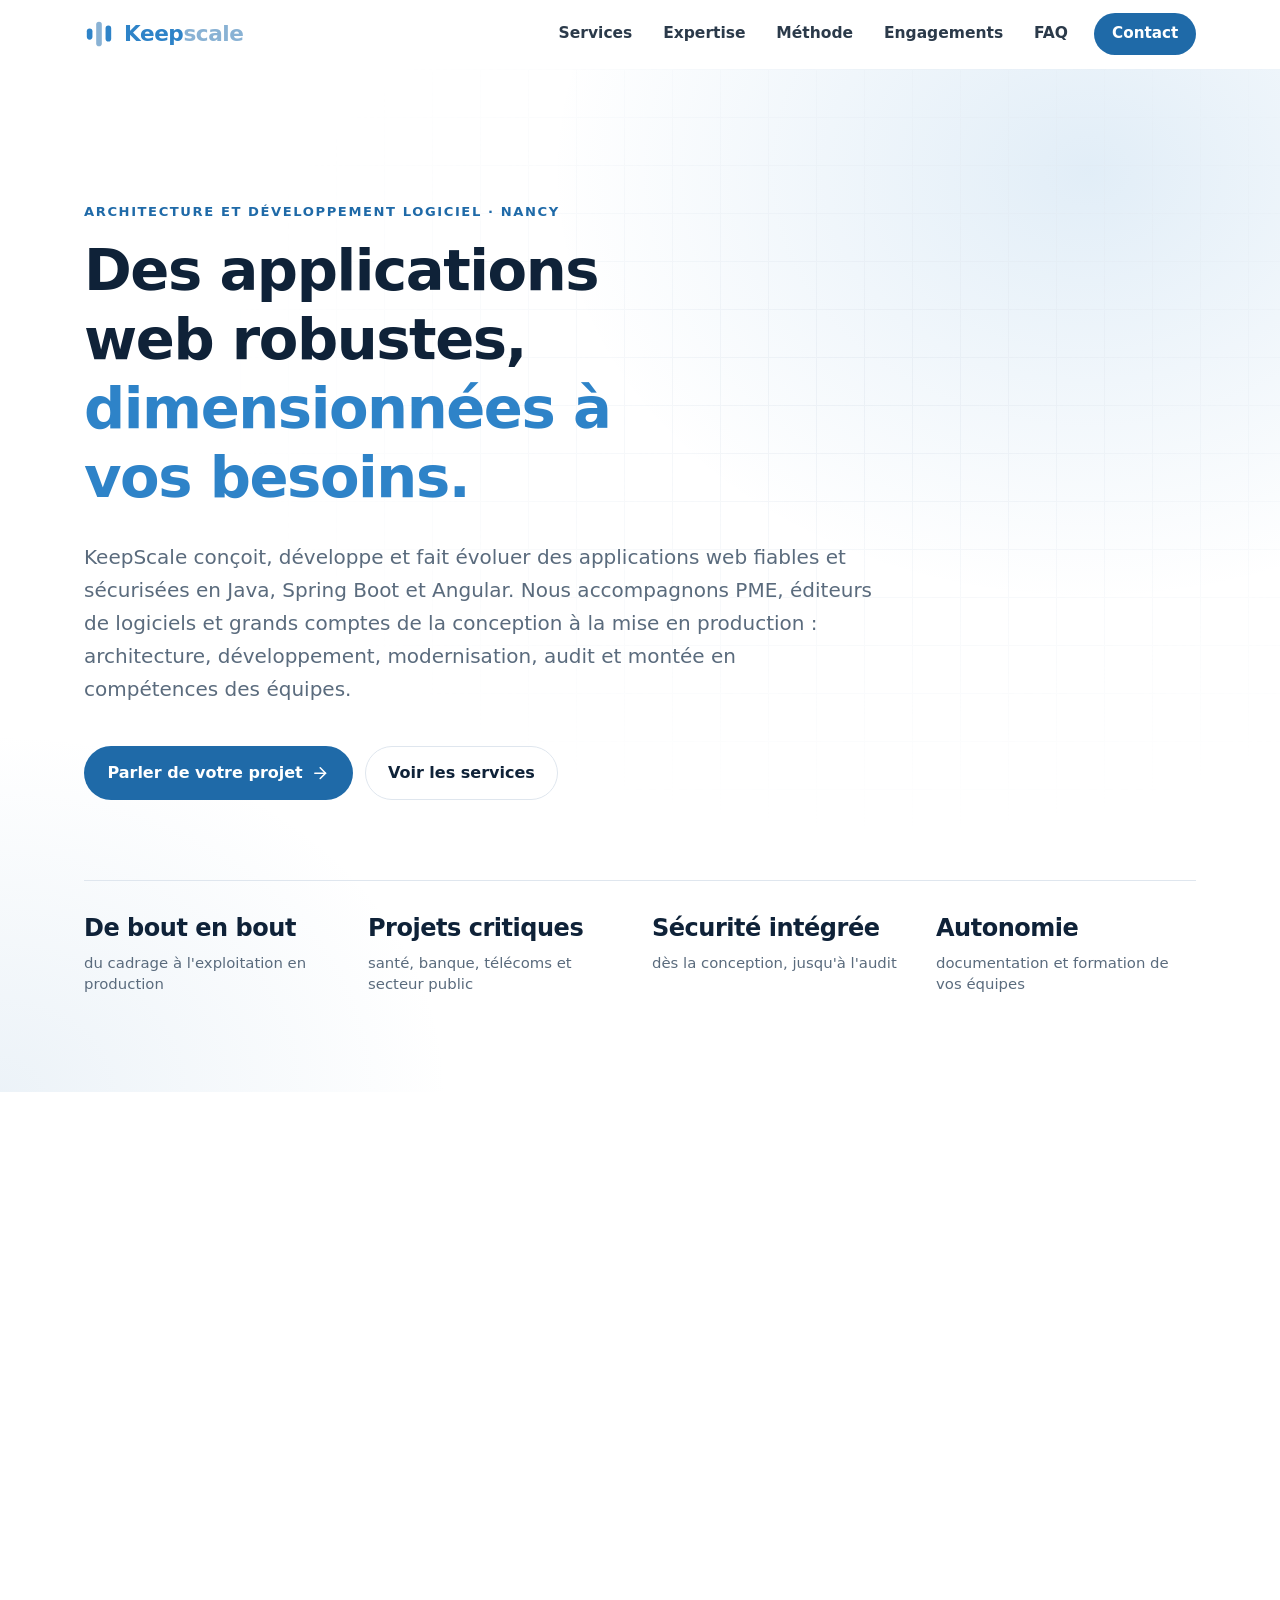
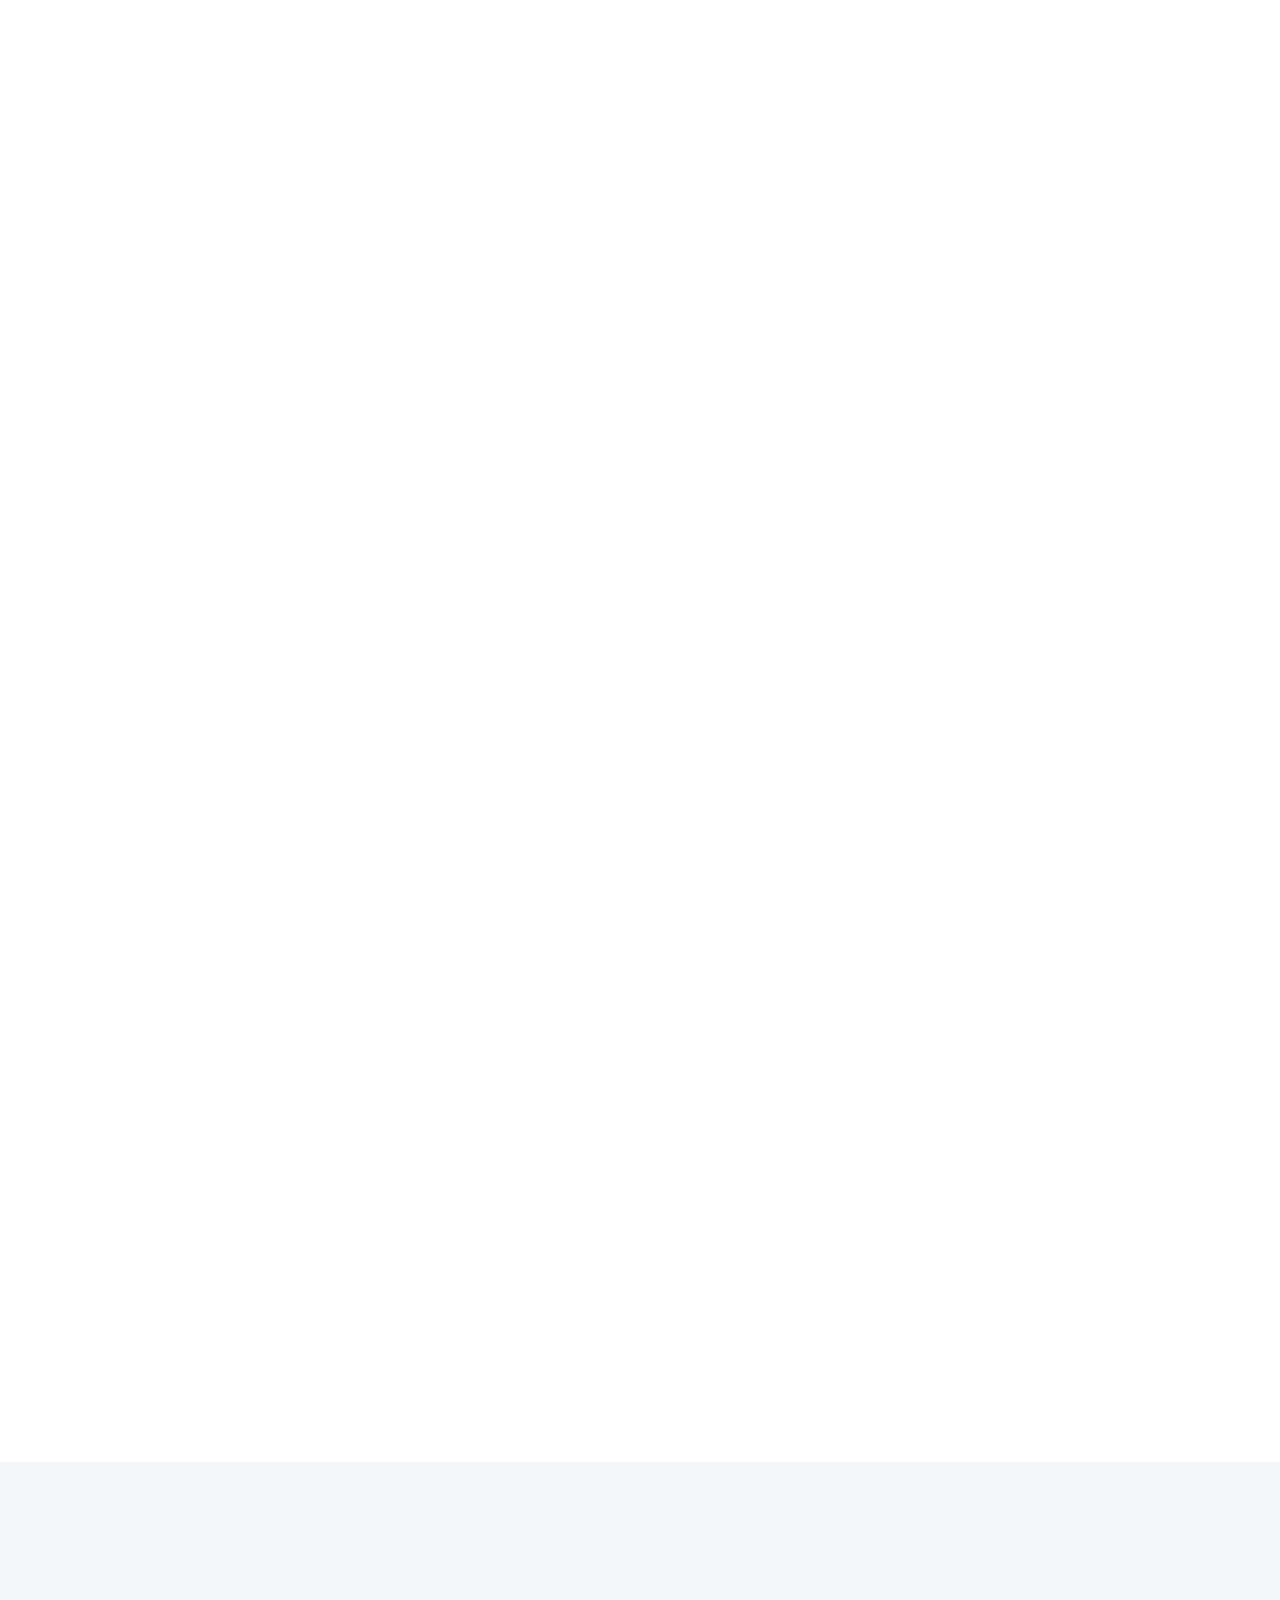
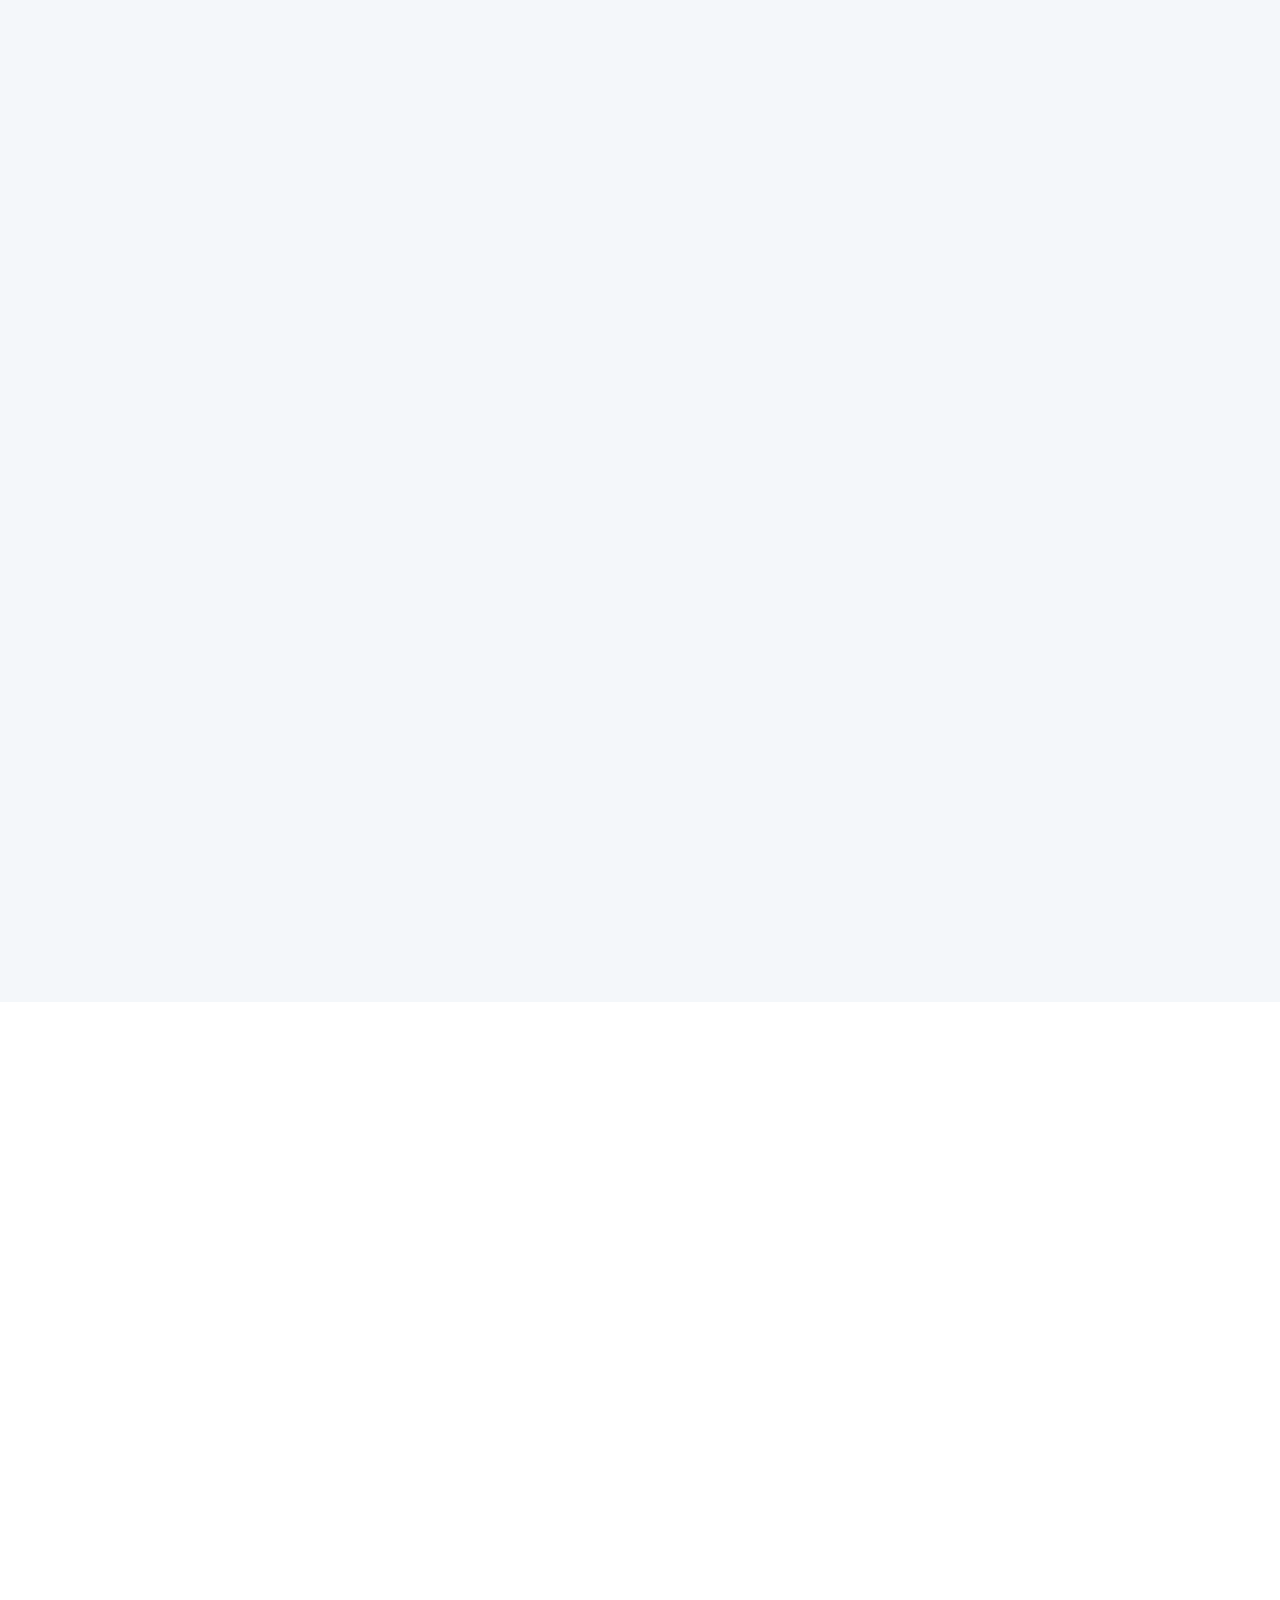
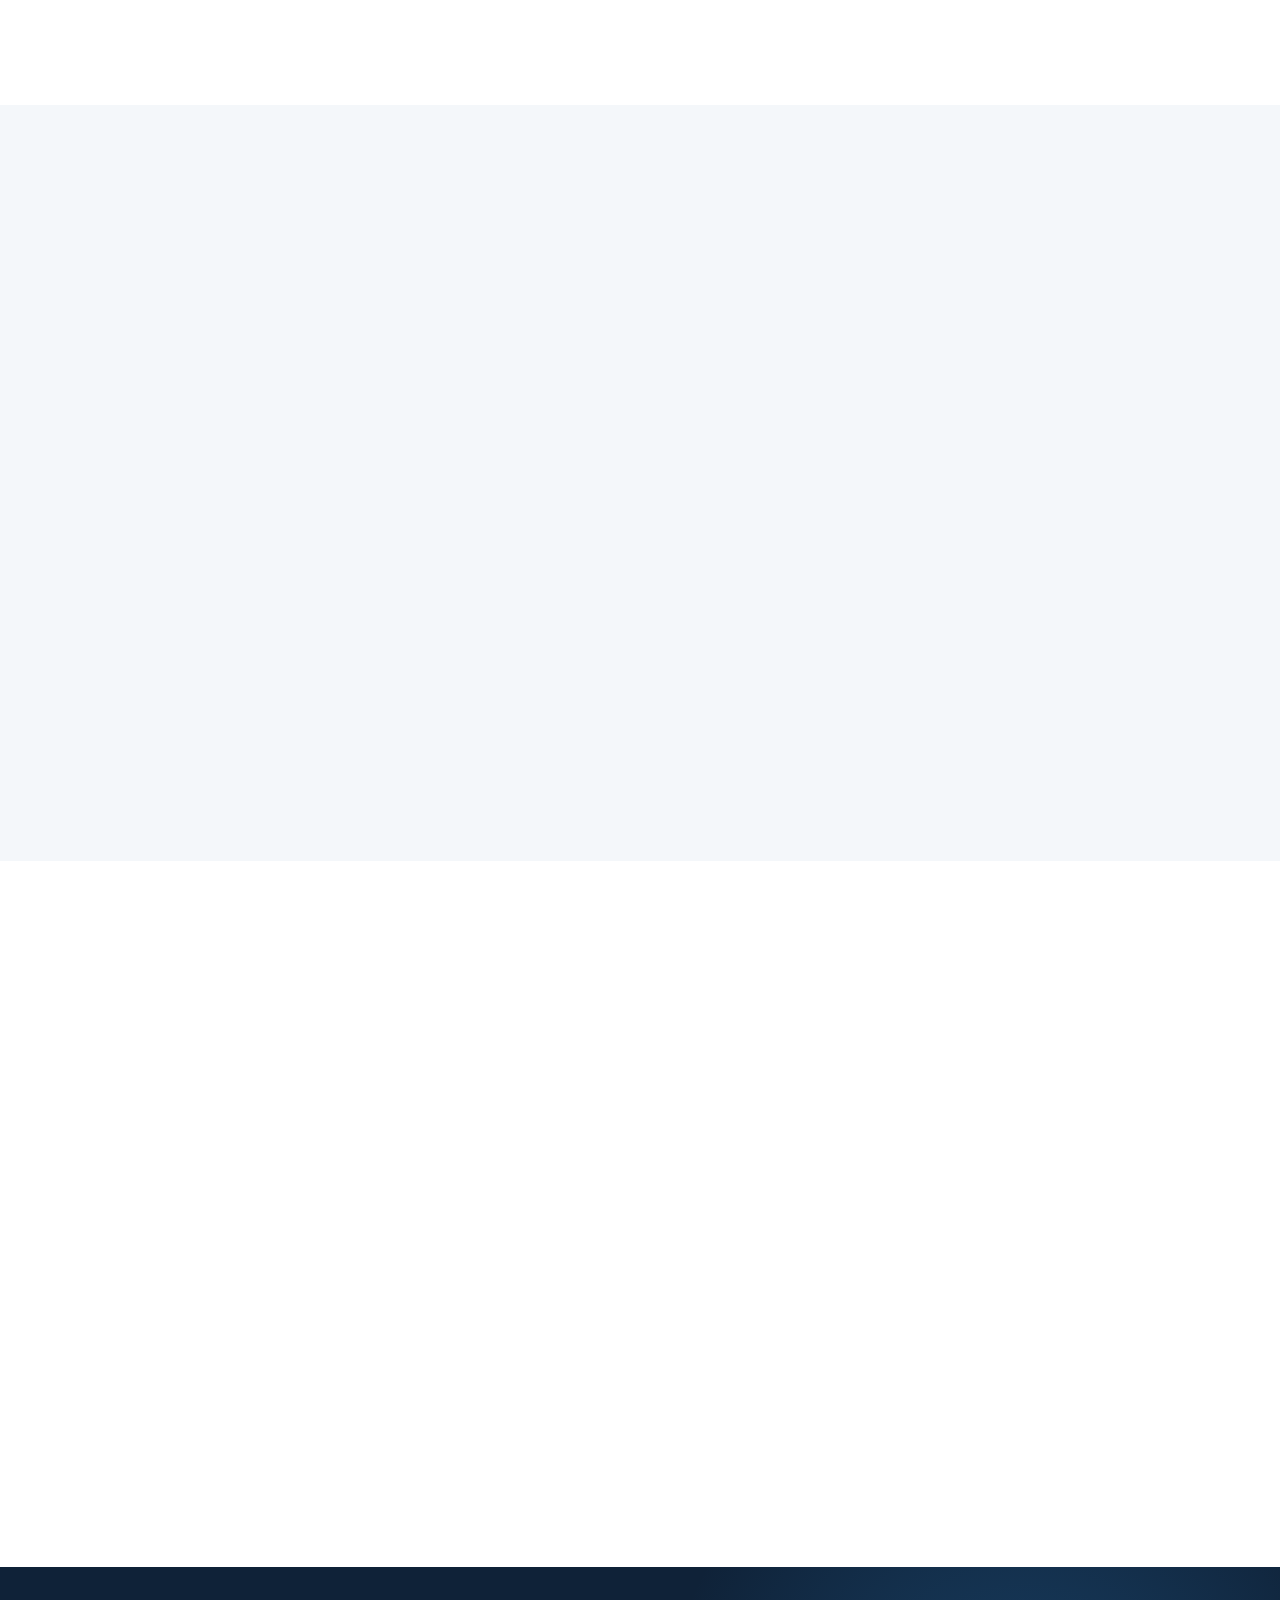
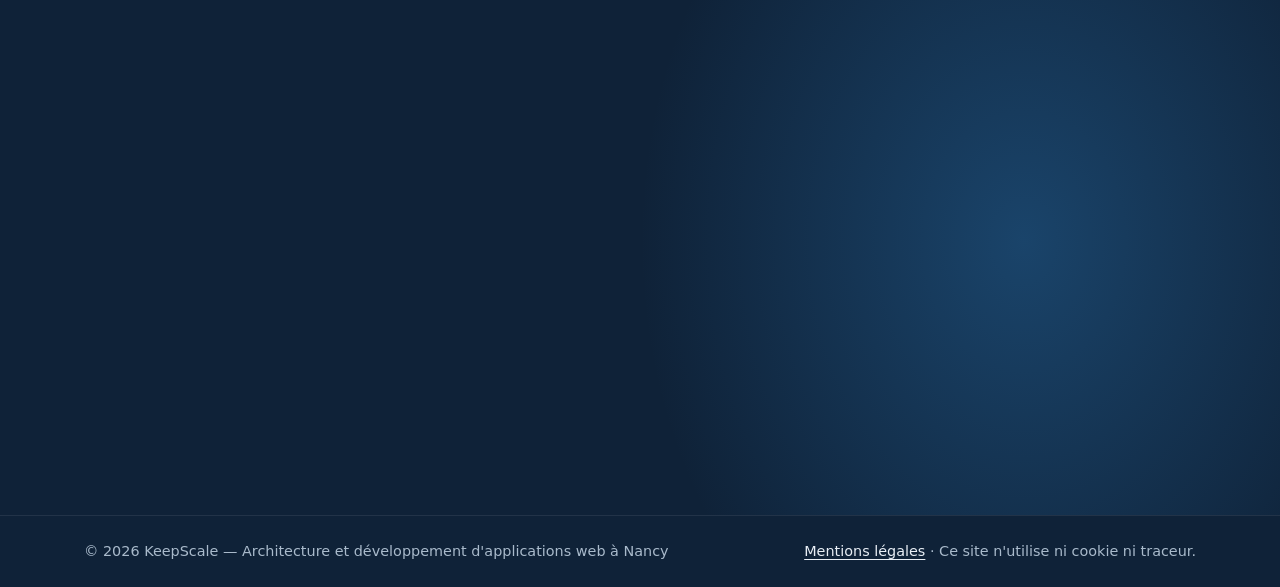
<file: index.html>
<!doctype html>
<html lang="fr">
<head>
	<meta charset="utf-8">
	<meta name="viewport" content="width=device-width, initial-scale=1">
	<title>Développement d'applications web à Nancy | KeepScale</title>
	<meta name="description" content="KeepScale, à Nancy : applications web sur mesure en Java, Spring Boot et Angular, modernisation, audit de performance et de sécurité, DevOps et formation.">
	<meta name="author" content="KeepScale">
	<meta name="robots" content="index, follow, max-image-preview:large">
	<link rel="canonical" href="https://www.keepscale.fr/">
	<meta name="theme-color" content="#0f2238">
	<meta name="referrer" content="strict-origin-when-cross-origin">
	<meta http-equiv="Content-Security-Policy" content="default-src 'self'; script-src 'self' 'sha256-Du+OJKJSbdUgz5nrHeWWINvez6XKDDU/tyj/5c2uvwo='; style-src 'self'; img-src 'self' data:; font-src 'self'; connect-src 'none'; form-action 'none'; base-uri 'self'; object-src 'none'">
	<script>document.documentElement.classList.add('js')</script>

	<!-- Partage sur les réseaux -->
	<meta property="og:type" content="website">
	<meta property="og:locale" content="fr_FR">
	<meta property="og:site_name" content="KeepScale">
	<meta property="og:url" content="https://www.keepscale.fr/">
	<meta property="og:title" content="KeepScale — Architecture et développement d'applications web à Nancy">
	<meta property="og:description" content="Applications web sur mesure, modernisation, audit de performance et de sécurité, DevOps, accompagnement d'équipes et formation.">
	<meta property="og:image" content="https://www.keepscale.fr/img/og-keepscale.png">
	<meta property="og:image:width" content="1200">
	<meta property="og:image:height" content="630">
	<meta property="og:image:alt" content="KeepScale — Architecture et développement d'applications web">
	<meta name="twitter:card" content="summary_large_image">

	<link rel="icon" href="/favicon.ico" sizes="32x32">
	<link rel="icon" href="/favicon.svg" type="image/svg+xml">
	<link rel="apple-touch-icon" href="/img/apple-touch-icon.png">
	<link rel="stylesheet" href="/assets/style.css">
	<script src="/assets/main.js" defer></script>

	<script type="application/ld+json">
	{
		"@context": "https://schema.org",
		"@graph": [
			{
				"@type": "ProfessionalService",
				"@id": "https://www.keepscale.fr/#organisation",
				"name": "KeepScale",
				"url": "https://www.keepscale.fr/",
				"logo": "https://www.keepscale.fr/img/keepscale-logo.png",
				"image": "https://www.keepscale.fr/img/og-keepscale.png",
				"description": "Architecture logicielle, développement d'applications web sur mesure (Java, Spring Boot, Angular), modernisation, audit de performance et de sécurité, DevOps et formation.",
				"email": "contact@keepscale.fr",
				"telephone": "+33683499705",
				"address": {
					"@type": "PostalAddress",
					"addressLocality": "Nancy",
					"postalCode": "54000",
					"addressRegion": "Grand Est",
					"addressCountry": "FR"
				},
				"areaServed": [
					{ "@type": "City", "name": "Nancy" },
					{ "@type": "AdministrativeArea", "name": "Grand Est" },
					{ "@type": "Country", "name": "France" }
				],
				"sameAs": ["https://github.com/keepscale"],
				"knowsAbout": ["Architecture logicielle", "Java", "Spring Boot", "Angular", "Microservices", "OpenID Connect", "DevOps", "PostgreSQL", "Haute disponibilité", "Audit de performance", "Sécurité applicative"],
				"hasOfferCatalog": {
					"@type": "OfferCatalog",
					"name": "Services",
					"itemListElement": [
						{ "@type": "Offer", "itemOffered": { "@type": "Service", "name": "Architecture et conception logicielle" } },
						{ "@type": "Offer", "itemOffered": { "@type": "Service", "name": "Développement d'applications web sur mesure" } },
						{ "@type": "Offer", "itemOffered": { "@type": "Service", "name": "Modernisation et migration d'applications Java" } },
						{ "@type": "Offer", "itemOffered": { "@type": "Service", "name": "Audit de performance et de sécurité applicative" } },
						{ "@type": "Offer", "itemOffered": { "@type": "Service", "name": "Identité numérique, SSO et OpenID Connect" } },
						{ "@type": "Offer", "itemOffered": { "@type": "Service", "name": "DevOps, intégration continue et haute disponibilité" } },
						{ "@type": "Offer", "itemOffered": { "@type": "Service", "name": "Tech lead et accompagnement d'équipes" } },
						{ "@type": "Offer", "itemOffered": { "@type": "Service", "name": "Formation Java, Spring Boot et Angular" } },
						{ "@type": "Offer", "itemOffered": { "@type": "Service", "name": "Sites e-commerce et CMS" } }
					]
				}
			},
			{
				"@type": "WebSite",
				"@id": "https://www.keepscale.fr/#site",
				"url": "https://www.keepscale.fr/",
				"name": "KeepScale",
				"inLanguage": "fr-FR",
				"publisher": { "@id": "https://www.keepscale.fr/#organisation" }
			},
			{
				"@type": "FAQPage",
				"@id": "https://www.keepscale.fr/#faq",
				"mainEntity": [
					{
						"@type": "Question",
						"name": "Intervenez-vous à distance ou sur site ?",
						"acceptedAnswer": { "@type": "Answer", "text": "Les deux. Nous travaillons à distance pour des clients partout en France et intervenons sur site à Nancy et dans le Grand Est, notamment pour les ateliers de cadrage, les audits et les formations." }
					},
					{
						"@type": "Question",
						"name": "Pouvez-vous reprendre une application existante ?",
						"acceptedAnswer": { "@type": "Answer", "text": "Oui. Nous commençons par un état des lieux (code, architecture, dépendances, exploitation), puis nous proposons un plan priorisé : corrections urgentes, montées de version, réduction de la dette technique et évolutions fonctionnelles." }
					},
					{
						"@type": "Question",
						"name": "Sous quelle forme pouvez-vous intervenir ?",
						"acceptedAnswer": { "@type": "Answer", "text": "Audit court sur quelques jours, mission d'accompagnement ou de tech lead aux côtés de votre équipe, développement au forfait sur un périmètre défini, ou formation sur mesure." }
					},
					{
						"@type": "Question",
						"name": "Proposez-vous des formations ?",
						"acceptedAnswer": { "@type": "Answer", "text": "Oui. Nous concevons des formations sur mesure pour les équipes de développement, construites à partir de leurs projets : Java moderne, Spring Boot, Angular, tests automatisés, sécurité et bonnes pratiques." }
					},
					{
						"@type": "Question",
						"name": "Combien coûte une prestation ?",
						"acceptedAnswer": { "@type": "Answer", "text": "Chaque besoin est différent. Après un premier échange gratuit et sans engagement, nous vous adressons une proposition chiffrée détaillant le périmètre, le format et le planning." }
					}
				]
			}
		]
	}
	</script>
</head>

<body>
	<svg xmlns="http://www.w3.org/2000/svg" class="sprite" aria-hidden="true">
		<symbol id="i-layers" viewBox="0 0 24 24"><path d="m12 2 10 5-10 5L2 7z"/><path d="m2 12 10 5 10-5"/><path d="m2 17 10 5 10-5"/></symbol>
		<symbol id="i-code" viewBox="0 0 24 24"><path d="m16 18 6-6-6-6"/><path d="m8 6-6 6 6 6"/></symbol>
		<symbol id="i-refresh" viewBox="0 0 24 24"><path d="M21 12a9 9 0 0 1-15.5 6.2L3 16"/><path d="M3 12a9 9 0 0 1 15.5-6.2L21 8"/><path d="M21 3v5h-5"/><path d="M3 21v-5h5"/></symbol>
		<symbol id="i-gauge" viewBox="0 0 24 24"><path d="m12 14 4-4"/><path d="M3.3 19a10 10 0 1 1 17.4 0"/></symbol>
		<symbol id="i-shield" viewBox="0 0 24 24"><path d="M12 22s8-4 8-10V5l-8-3-8 3v7c0 6 8 10 8 10z"/><path d="m9 12 2 2 4-4"/></symbol>
		<symbol id="i-server" viewBox="0 0 24 24"><rect x="2" y="3" width="20" height="7" rx="2"/><rect x="2" y="14" width="20" height="7" rx="2"/><path d="M6 6.5h.01M6 17.5h.01"/></symbol>
		<symbol id="i-users" viewBox="0 0 24 24"><path d="M16 21v-2a4 4 0 0 0-4-4H6a4 4 0 0 0-4 4v2"/><circle cx="9" cy="7" r="4"/><path d="M22 21v-2a4 4 0 0 0-3-3.9"/><path d="M16 3.1a4 4 0 0 1 0 7.8"/></symbol>
		<symbol id="i-graduation" viewBox="0 0 24 24"><path d="M22 10 12 5 2 10l10 5z"/><path d="M6 12v5c3 3 9 3 12 0v-5"/></symbol>
		<symbol id="i-cart" viewBox="0 0 24 24"><circle cx="8" cy="21" r="1"/><circle cx="19" cy="21" r="1"/><path d="M2 2h2l2.7 12.4a2 2 0 0 0 2 1.6h9.7a2 2 0 0 0 2-1.6L22 7H5.1"/></symbol>
		<symbol id="i-mail" viewBox="0 0 24 24"><rect x="2" y="4" width="20" height="16" rx="2"/><path d="m22 7-10 6L2 7"/></symbol>
		<symbol id="i-phone" viewBox="0 0 24 24"><path d="M22 16.9v3a2 2 0 0 1-2.2 2 19.8 19.8 0 0 1-8.6-3.1 19.5 19.5 0 0 1-6-6A19.8 19.8 0 0 1 2.1 4.2 2 2 0 0 1 4.1 2h3a2 2 0 0 1 2 1.7c.1.9.4 1.8.7 2.7a2 2 0 0 1-.5 2.1L8 9.8a16 16 0 0 0 6 6l1.3-1.3a2 2 0 0 1 2.1-.4c.9.3 1.8.6 2.7.7a2 2 0 0 1 1.7 2z"/></symbol>
		<symbol id="i-pin" viewBox="0 0 24 24"><path d="M20 10c0 6-8 12-8 12s-8-6-8-12a8 8 0 0 1 16 0z"/><circle cx="12" cy="10" r="3"/></symbol>
		<symbol id="i-arrow" viewBox="0 0 24 24"><path d="M5 12h14"/><path d="m12 5 7 7-7 7"/></symbol>
	</svg>

	<a class="skip-link" href="#contenu">Aller au contenu</a>

	<header class="site-header">
		<div class="container header-inner">
			<a class="brand" href="/" aria-label="KeepScale, accueil">
				<svg class="brand-mark" viewBox="0 0 32 32" aria-hidden="true"><rect x="3" y="10" width="6" height="12" rx="3"/><rect class="light" x="13" y="3" width="6" height="26" rx="3"/><rect x="23" y="7" width="6" height="17" rx="3"/></svg>
				<span class="brand-name">Keep<span>scale</span></span>
			</a>
			<button class="nav-toggle" type="button" aria-expanded="false" aria-controls="menu">
				<span class="nav-toggle-bar"></span><span class="visually-hidden">Menu</span>
			</button>
			<nav class="site-nav" id="menu" aria-label="Navigation principale">
				<ul>
					<li><a href="#services">Services</a></li>
					<li><a href="#expertise">Expertise</a></li>
					<li><a href="#methode">Méthode</a></li>
					<li><a href="#engagements">Engagements</a></li>
					<li><a href="#faq">FAQ</a></li>
					<li><a class="btn btn-small" href="#contact">Contact</a></li>
				</ul>
			</nav>
		</div>
	</header>

	<main id="contenu">
		<section class="hero" aria-labelledby="titre">
			<div class="container hero-inner">
				<p class="eyebrow">Architecture et développement logiciel · Nancy</p>
				<h1 id="titre">Des applications web robustes, <span class="accent">dimensionnées à vos besoins.</span></h1>
				<p class="lead">KeepScale conçoit, développe et fait évoluer des applications web fiables et sécurisées en Java, Spring&nbsp;Boot et Angular. Nous accompagnons PME, éditeurs de logiciels et grands comptes de la conception à la mise en production&nbsp;: architecture, développement, modernisation, audit et montée en compétences des équipes.</p>
				<div class="hero-actions">
					<a class="btn" href="#contact">Parler de votre projet <svg class="icon" aria-hidden="true"><use href="#i-arrow"/></svg></a>
					<a class="btn btn-ghost" href="#services">Voir les services</a>
				</div>
				<ul class="key-figures">
					<li><strong>De bout en bout</strong><span>du cadrage à l'exploitation en production</span></li>
					<li><strong>Projets critiques</strong><span>santé, banque, télécoms et secteur public</span></li>
					<li><strong>Sécurité intégrée</strong><span>dès la conception, jusqu'à l'audit</span></li>
					<li><strong>Autonomie</strong><span>documentation et formation de vos équipes</span></li>
				</ul>
			</div>
		</section>

		<section class="section" id="services" aria-labelledby="titre-services">
			<div class="container">
				<header class="section-head reveal">
					<p class="eyebrow">Services</p>
					<h2 id="titre-services">Un interlocuteur unique, du cadrage à l'exploitation</h2>
					<p>Le développement d'applications web est notre cœur de métier. Notre expérience en architecture, en pilotage technique et en DevOps nous permet de vous accompagner à chaque étape de votre projet, ou d'intervenir précisément là où vous en avez besoin.</p>
				</header>
				<div class="cards">
					<article class="card reveal">
						<svg class="card-icon" aria-hidden="true"><use href="#i-layers"/></svg>
						<h3>Architecture et conception</h3>
						<p>Des choix techniques solides avant la première ligne de code, pour une application qui évolue sans tout réécrire.</p>
						<ul>
							<li>Cadrage technique et étude de faisabilité</li>
							<li>Architecture monolithe modulaire ou microservices</li>
							<li>Conception d'API REST, modèle de données</li>
							<li>Appui technique en avant-vente</li>
						</ul>
					</article>
					<article class="card reveal">
						<svg class="card-icon" aria-hidden="true"><use href="#i-code"/></svg>
						<h3>Applications web sur mesure</h3>
						<p>Logiciels métier, portails et back-offices développés sur un socle éprouvé, testés et livrés par itérations.</p>
						<ul>
							<li>Back-end Java / Spring Boot</li>
							<li>Front-end Angular et TypeScript</li>
							<li>Applications mobiles Flutter</li>
							<li>Tests automatisés, documentation, recette</li>
						</ul>
					</article>
					<article class="card reveal">
						<svg class="card-icon" aria-hidden="true"><use href="#i-refresh"/></svg>
						<h3>Modernisation et migration</h3>
						<p>Redonner de l'avenir à une application existante, sans interrompre le service rendu à vos utilisateurs.</p>
						<ul>
							<li>Montées de version Java, Spring Boot, Angular</li>
							<li>Réduction de la dette technique</li>
							<li>Reprise d'applications et de TMA</li>
							<li>Découpage progressif d'un existant</li>
						</ul>
					</article>
					<article class="card reveal">
						<svg class="card-icon" aria-hidden="true"><use href="#i-gauge"/></svg>
						<h3>Audit, performance et sécurité</h3>
						<p>Un diagnostic objectif et des recommandations priorisées pour vos applications critiques.</p>
						<ul>
							<li>Audit de code et d'architecture</li>
							<li>Optimisation SQL, cache, temps de réponse</li>
							<li>Audit de sécurité applicative, analyse de risques</li>
							<li>Cartographie applicative</li>
						</ul>
					</article>
					<article class="card reveal">
						<svg class="card-icon" aria-hidden="true"><use href="#i-shield"/></svg>
						<h3>Identité et authentification</h3>
						<p>Une gestion des accès unifiée et sécurisée pour l'ensemble de vos applications.</p>
						<ul>
							<li>SSO, OpenID Connect, OAuth&nbsp;2</li>
							<li>Mise en place d'un fournisseur d'identité</li>
							<li>Intégration LDAP, CAS, IAM existants</li>
							<li>Gestion fine des droits et des rôles</li>
						</ul>
					</article>
					<article class="card reveal">
						<svg class="card-icon" aria-hidden="true"><use href="#i-server"/></svg>
						<h3>DevOps et haute disponibilité</h3>
						<p>Livrer souvent, sereinement, et garder la plateforme disponible en production.</p>
						<ul>
							<li>Intégration et déploiement continus</li>
							<li>Conteneurs et Kubernetes</li>
							<li>Haute disponibilité, failover, réplication</li>
							<li>Supervision, centralisation des logs</li>
						</ul>
					</article>
					<article class="card reveal">
						<svg class="card-icon" aria-hidden="true"><use href="#i-users"/></svg>
						<h3>Tech lead et accompagnement</h3>
						<p>Un renfort expérimenté au sein de votre équipe, sur site ou à distance.</p>
						<ul>
							<li>Pilotage technique d'équipes, y compris distribuées</li>
							<li>Revues de code et bonnes pratiques</li>
							<li>Interface avec le métier et les architectes</li>
							<li>Tutorat et montée en compétences</li>
						</ul>
					</article>
					<article class="card reveal">
						<svg class="card-icon" aria-hidden="true"><use href="#i-graduation"/></svg>
						<h3>Formation</h3>
						<p>Des formations concrètes, construites sur vos projets, par des experts qui pratiquent au quotidien.</p>
						<ul>
							<li>Java moderne, Spring Boot</li>
							<li>Angular et TypeScript</li>
							<li>Tests automatisés et qualité de code</li>
							<li>Sécurité des applications web</li>
						</ul>
					</article>
					<article class="card reveal">
						<svg class="card-icon" aria-hidden="true"><use href="#i-cart"/></svg>
						<h3>E-commerce et CMS</h3>
						<p>Boutiques en ligne et sites de contenu, avec les intégrations métier qui font la différence.</p>
						<ul>
							<li>WooCommerce, PrestaShop</li>
							<li>Jahia et CMS d'entreprise</li>
							<li>Tarification B2B, devis, factures</li>
							<li>Connexion à vos outils (ERP, CRM)</li>
						</ul>
					</article>
				</div>
			</div>
		</section>

		<section class="section section-alt" id="expertise" aria-labelledby="titre-expertise">
			<div class="container">
				<header class="section-head reveal">
					<p class="eyebrow">Expertise</p>
					<h2 id="titre-expertise">Des domaines exigeants, des technologies éprouvées</h2>
					<p>Une expérience forgée dans des contextes où la fiabilité, la sécurité et la confidentialité des données ne se négocient pas.</p>
				</header>
				<div class="sectors">
					<article class="sector reveal">
						<h3>Santé</h3>
						<p>Logiciels pour l'officine, messagerie de santé sécurisée, logiciels métier du maintien à domicile, e-commerce de matériel médical.</p>
					</article>
					<article class="sector reveal">
						<h3>Banque et finance</h3>
						<p>Pilotage technique d'équipes distribuées et évolution de systèmes d'information bancaires.</p>
					</article>
					<article class="sector reveal">
						<h3>Télécoms</h3>
						<p>Architecture microservices, migration Java&nbsp;17, tests d'intégration automatisés et sécurisation de plateforme.</p>
					</article>
					<article class="sector reveal">
						<h3>Portails et institutions</h3>
						<p>Portails intranet et internet, applications de gestion, pilotage de tierces maintenances applicatives.</p>
					</article>
				</div>

				<h3 class="subhead reveal">Technologies</h3>
				<div class="stack">
					<div class="stack-group reveal">
						<h4>Back-end</h4>
						<ul class="tags"><li>Java 17 / 21</li><li>Spring Boot</li><li>Spring Security</li><li>JPA / Hibernate</li><li>Jakarta EE</li><li>API REST</li></ul>
					</div>
					<div class="stack-group reveal">
						<h4>Front-end et mobile</h4>
						<ul class="tags"><li>Angular</li><li>TypeScript</li><li>HTML / CSS</li><li>Flutter / Dart</li><li>PHP</li></ul>
					</div>
					<div class="stack-group reveal">
						<h4>Données</h4>
						<ul class="tags"><li>PostgreSQL</li><li>MySQL</li><li>DB2</li><li>MongoDB</li><li>Neo4j</li><li>Elasticsearch</li></ul>
					</div>
					<div class="stack-group reveal">
						<h4>Infrastructure et DevOps</h4>
						<ul class="tags"><li>Linux</li><li>Docker</li><li>Kubernetes</li><li>GitLab CI</li><li>Jenkins</li><li>HAProxy</li><li>Keepalived</li><li>Kibana</li><li>Splunk</li></ul>
					</div>
					<div class="stack-group reveal">
						<h4>Identité et sécurité</h4>
						<ul class="tags"><li>OpenID Connect</li><li>OAuth 2</li><li>SSO CAS</li><li>LDAP</li><li>IAM</li></ul>
					</div>
					<div class="stack-group reveal">
						<h4>CMS et e-commerce</h4>
						<ul class="tags"><li>WordPress</li><li>WooCommerce</li><li>PrestaShop</li><li>Jahia</li></ul>
					</div>
				</div>
			</div>
		</section>

		<section class="section" id="methode" aria-labelledby="titre-methode">
			<div class="container">
				<header class="section-head reveal">
					<p class="eyebrow">Méthode</p>
					<h2 id="titre-methode">Une démarche simple et transparente</h2>
					<p>Une solution juste, sans sur-ingénierie, et une équipe autonome à la fin du projet.</p>
				</header>
				<ol class="steps">
					<li class="reveal">
						<h3>Échange</h3>
						<p>Un premier rendez-vous gratuit pour comprendre votre contexte, vos contraintes et vos objectifs.</p>
					</li>
					<li class="reveal">
						<h3>Cadrage</h3>
						<p>Une proposition claire&nbsp;: périmètre, choix techniques argumentés, planning et budget.</p>
					</li>
					<li class="reveal">
						<h3>Réalisation</h3>
						<p>Des livraisons régulières et testées, des points d'avancement courts, aucune boîte noire.</p>
					</li>
					<li class="reveal">
						<h3>Transmission</h3>
						<p>Documentation, passation et formation de vos équipes&nbsp;: le code vous appartient, la maîtrise aussi.</p>
					</li>
				</ol>
			</div>
		</section>

		<section class="section section-alt" id="engagements" aria-labelledby="titre-engagements">
			<div class="container">
				<header class="section-head reveal">
					<p class="eyebrow">Engagements</p>
					<h2 id="titre-engagements">Pourquoi travailler avec KeepScale</h2>
					<p>Une structure à taille humaine, une expertise de haut niveau et des relations simples.</p>
				</header>
				<ul class="values">
					<li class="reveal">
						<h3>Des experts seniors</h3>
						<p>Vos interlocuteurs conçoivent et réalisent eux-mêmes&nbsp;: pas d'intermédiaire, pas de sous-traitance en cascade.</p>
					</li>
					<li class="reveal">
						<h3>Le juste nécessaire</h3>
						<p>Des solutions dimensionnées à vos besoins réels, sans sur-ingénierie ni dépendances superflues.</p>
					</li>
					<li class="reveal">
						<h3>La qualité par défaut</h3>
						<p>Tests automatisés, revues de code, intégration continue et sécurité prises en compte dès le départ.</p>
					</li>
					<li class="reveal">
						<h3>Transparence totale</h3>
						<p>Code source, documentation et accès vous appartiennent. Aucun verrouillage technique ou contractuel.</p>
					</li>
					<li class="reveal">
						<h3>Proximité</h3>
						<p>Basés à Nancy, nous intervenons sur site dans le Grand Est et à distance partout en France.</p>
					</li>
					<li class="reveal">
						<h3>Veille permanente</h3>
						<p>Conférences, communautés techniques et formation continue&nbsp;: des choix techniques à jour et durables.</p>
					</li>
				</ul>
			</div>
		</section>

		<section class="section" id="faq" aria-labelledby="titre-faq">
			<div class="container narrow">
				<header class="section-head reveal">
					<p class="eyebrow">Questions fréquentes</p>
					<h2 id="titre-faq">Les réponses à vos questions</h2>
				</header>
				<div class="faq reveal">
					<details>
						<summary>Intervenez-vous à distance ou sur site&nbsp;?</summary>
						<p>Les deux. Nous travaillons à distance pour des clients partout en France et intervenons sur site à Nancy et dans le Grand Est, notamment pour les ateliers de cadrage, les audits et les formations.</p>
					</details>
					<details>
						<summary>Pouvez-vous reprendre une application existante&nbsp;?</summary>
						<p>Oui. Nous commençons par un état des lieux (code, architecture, dépendances, exploitation), puis nous proposons un plan priorisé&nbsp;: corrections urgentes, montées de version, réduction de la dette technique et évolutions fonctionnelles.</p>
					</details>
					<details>
						<summary>Sous quelle forme pouvez-vous intervenir&nbsp;?</summary>
						<p>Audit court sur quelques jours, mission d'accompagnement ou de tech lead aux côtés de votre équipe, développement au forfait sur un périmètre défini, ou formation sur mesure.</p>
					</details>
					<details>
						<summary>Proposez-vous des formations&nbsp;?</summary>
						<p>Oui. Nous concevons des formations sur mesure pour les équipes de développement, construites à partir de leurs projets&nbsp;: Java moderne, Spring Boot, Angular, tests automatisés, sécurité et bonnes pratiques.</p>
					</details>
					<details>
						<summary>Combien coûte une prestation&nbsp;?</summary>
						<p>Chaque besoin est différent. Après un premier échange gratuit et sans engagement, nous vous adressons une proposition chiffrée détaillant le périmètre, le format et le planning.</p>
					</details>
				</div>
			</div>
		</section>

		<section class="section contact" id="contact" aria-labelledby="titre-contact">
			<div class="container contact-inner">
				<div class="reveal">
					<p class="eyebrow">Contact</p>
					<h2 id="titre-contact">Parlons de votre projet</h2>
					<p>Un nouveau développement, une application à moderniser, un audit ou une formation&nbsp;? Décrivez-nous votre besoin en quelques lignes&nbsp;: nous vous répondons rapidement pour convenir d'un premier échange.</p>
					<a class="btn btn-light" href="mailto:contact@keepscale.fr?subject=Prise%20de%20contact">Écrire un e-mail <svg class="icon" aria-hidden="true"><use href="#i-arrow"/></svg></a>
				</div>
				<address class="contact-list reveal">
					<a href="mailto:contact@keepscale.fr"><svg class="icon" aria-hidden="true"><use href="#i-mail"/></svg>contact@keepscale.fr</a>
					<a href="tel:+33683499705"><svg class="icon" aria-hidden="true"><use href="#i-phone"/></svg>06 83 49 97 05</a>
					<span><svg class="icon" aria-hidden="true"><use href="#i-pin"/></svg>Nancy, Grand Est — interventions dans toute la France</span>
				</address>
			</div>
		</section>
	</main>

	<footer class="site-footer">
		<div class="container footer-inner">
			<p>© <span data-year>2026</span> KeepScale — Architecture et développement d'applications web à Nancy</p>
			<p><a href="/mentions-legales.html">Mentions légales</a> · Ce site n'utilise ni cookie ni traceur.</p>
		</div>
	</footer>
</body>
</html>
</file>
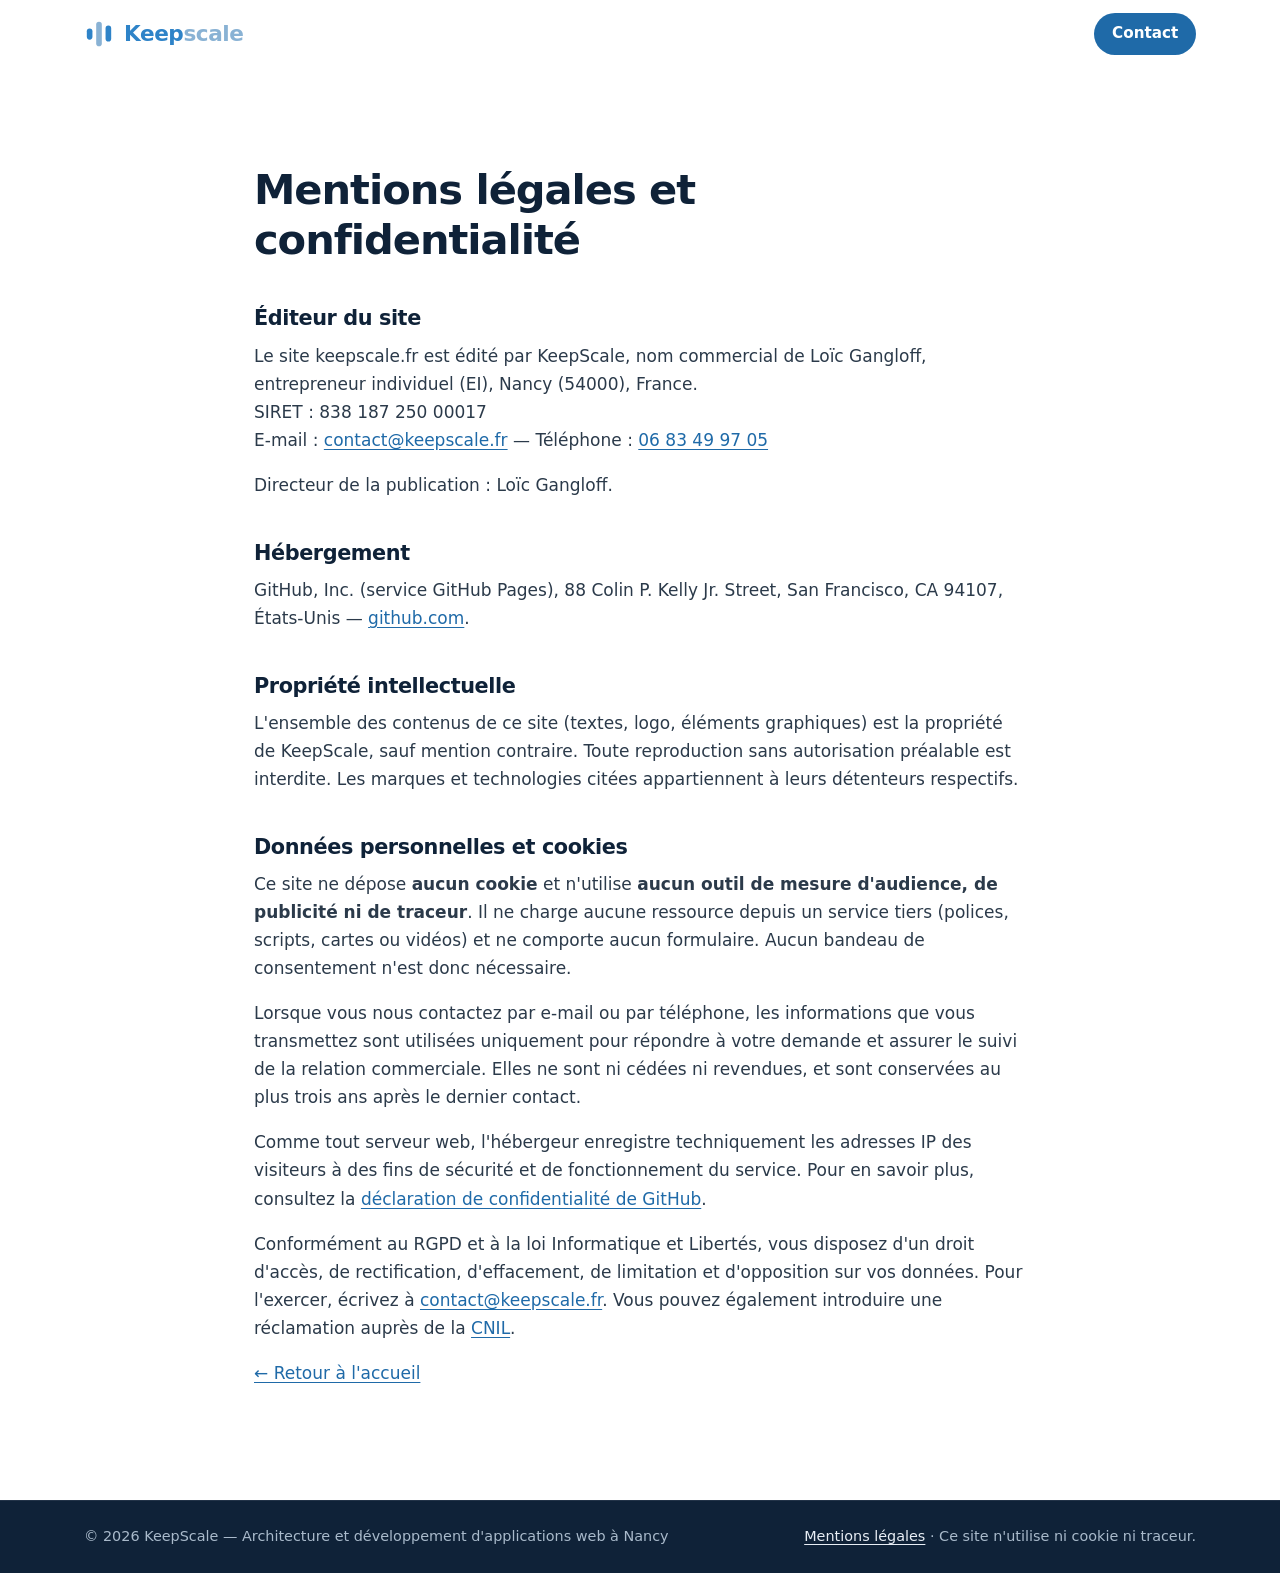
<file: mentions-legales.html>
<!doctype html>
<html lang="fr">
<head>
	<meta charset="utf-8">
	<meta name="viewport" content="width=device-width, initial-scale=1">
	<title>Mentions légales et confidentialité | KeepScale</title>
	<meta name="description" content="Mentions légales du site keepscale.fr : éditeur, hébergement et politique de confidentialité. Aucun cookie ni traceur.">
	<meta name="robots" content="index, follow">
	<link rel="canonical" href="https://www.keepscale.fr/mentions-legales.html">
	<meta name="theme-color" content="#0f2238">
	<meta name="referrer" content="strict-origin-when-cross-origin">
	<meta http-equiv="Content-Security-Policy" content="default-src 'self'; script-src 'self' 'sha256-Du+OJKJSbdUgz5nrHeWWINvez6XKDDU/tyj/5c2uvwo='; style-src 'self'; img-src 'self' data:; font-src 'self'; connect-src 'none'; form-action 'none'; base-uri 'self'; object-src 'none'">
	<script>document.documentElement.classList.add('js')</script>
	<link rel="icon" href="/favicon.ico" sizes="32x32">
	<link rel="icon" href="/favicon.svg" type="image/svg+xml">
	<link rel="apple-touch-icon" href="/img/apple-touch-icon.png">
	<link rel="stylesheet" href="/assets/style.css">
	<script src="/assets/main.js" defer></script>
</head>
<body>
	<a class="skip-link" href="#contenu">Aller au contenu</a>
	<header class="site-header">
		<div class="container header-inner">
			<a class="brand" href="/" aria-label="KeepScale, accueil">
				<svg class="brand-mark" viewBox="0 0 32 32" aria-hidden="true"><rect x="3" y="10" width="6" height="12" rx="3"/><rect class="light" x="13" y="3" width="6" height="26" rx="3"/><rect x="23" y="7" width="6" height="17" rx="3"/></svg>
				<span class="brand-name">Keep<span>scale</span></span>
			</a>
			<a class="btn btn-small" href="/#contact">Contact</a>
		</div>
	</header>

	<main id="contenu" class="page">
		<div class="container narrow">
			<h1>Mentions légales et confidentialité</h1>

			<h2>Éditeur du site</h2>
			<p>Le site keepscale.fr est édité par KeepScale, nom commercial de Loïc Gangloff, entrepreneur individuel (EI), Nancy (54000), France.<br>
			SIRET&nbsp;: 838 187 250 00017<br>
			E-mail&nbsp;: <a href="mailto:contact@keepscale.fr">contact@keepscale.fr</a> — Téléphone&nbsp;: <a href="tel:+33683499705">06 83 49 97 05</a></p>
			<p>Directeur de la publication&nbsp;: Loïc Gangloff.</p>

			<h2>Hébergement</h2>
			<p>GitHub, Inc. (service GitHub Pages), 88 Colin P. Kelly Jr. Street, San Francisco, CA 94107, États-Unis — <a href="https://github.com" rel="noopener">github.com</a>.</p>

			<h2>Propriété intellectuelle</h2>
			<p>L'ensemble des contenus de ce site (textes, logo, éléments graphiques) est la propriété de KeepScale, sauf mention contraire. Toute reproduction sans autorisation préalable est interdite. Les marques et technologies citées appartiennent à leurs détenteurs respectifs.</p>

			<h2>Données personnelles et cookies</h2>
			<p>Ce site ne dépose <strong>aucun cookie</strong> et n'utilise <strong>aucun outil de mesure d'audience, de publicité ni de traceur</strong>. Il ne charge aucune ressource depuis un service tiers (polices, scripts, cartes ou vidéos) et ne comporte aucun formulaire. Aucun bandeau de consentement n'est donc nécessaire.</p>
			<p>Lorsque vous nous contactez par e-mail ou par téléphone, les informations que vous transmettez sont utilisées uniquement pour répondre à votre demande et assurer le suivi de la relation commerciale. Elles ne sont ni cédées ni revendues, et sont conservées au plus trois ans après le dernier contact.</p>
			<p>Comme tout serveur web, l'hébergeur enregistre techniquement les adresses IP des visiteurs à des fins de sécurité et de fonctionnement du service. Pour en savoir plus, consultez la <a href="https://docs.github.com/fr/site-policy/privacy-policies/github-general-privacy-statement" rel="noopener">déclaration de confidentialité de GitHub</a>.</p>
			<p>Conformément au RGPD et à la loi Informatique et Libertés, vous disposez d'un droit d'accès, de rectification, d'effacement, de limitation et d'opposition sur vos données. Pour l'exercer, écrivez à <a href="mailto:contact@keepscale.fr">contact@keepscale.fr</a>. Vous pouvez également introduire une réclamation auprès de la <a href="https://www.cnil.fr" rel="noopener">CNIL</a>.</p>

			<p><a href="/">← Retour à l'accueil</a></p>
		</div>
	</main>

	<footer class="site-footer">
		<div class="container footer-inner">
			<p>© <span data-year>2026</span> KeepScale — Architecture et développement d'applications web à Nancy</p>
			<p><a href="/mentions-legales.html">Mentions légales</a> · Ce site n'utilise ni cookie ni traceur.</p>
		</div>
	</footer>
</body>
</html>
</file>
<file: assets/style.css>
/* KeepScale — feuille de style unique, sans dépendance */

:root {
	--brand: #2e83c8;
	--brand-light: #89b2d4;
	--brand-strong: #1f6aa8;
	--ink: #0f2238;
	--text: #2b3a4a;
	--muted: #5a6b7d;
	--line: #dfe6ee;
	--bg: #ffffff;
	--bg-alt: #f4f7fa;
	--surface: #ffffff;
	--tag-bg: #eaf2fa;
	--tag-text: #1f5a8c;
	--header-bg: rgba(255, 255, 255, 0.85);
	--dark: #0f2238;
	--on-dark: #e8eef5;
	--on-dark-muted: #a9bacb;

	--font: ui-sans-serif, system-ui, -apple-system, "Segoe UI", Roboto, "Helvetica Neue", Arial, sans-serif;
	--radius: 12px;
	--radius-sm: 8px;
	--shadow: 0 1px 2px rgba(15, 34, 56, 0.06), 0 8px 24px rgba(15, 34, 56, 0.06);
	--shadow-hover: 0 2px 4px rgba(15, 34, 56, 0.08), 0 16px 40px rgba(15, 34, 56, 0.10);
	--ease: cubic-bezier(.2, .7, .2, 1);
	--header-h: 68px;
}

@media (prefers-color-scheme: dark) {
	:root {
		--brand: #5aa3e0;
		--brand-light: #89b2d4;
		--brand-strong: #7db7e8;
		--ink: #eef3f8;
		--text: #c9d5e1;
		--muted: #94a6b8;
		--line: #23364b;
		--bg: #0b1726;
		--bg-alt: #0f1f33;
		--surface: #12243a;
		--tag-bg: #17304c;
		--tag-text: #b7d4ef;
		--header-bg: rgba(11, 23, 38, 0.85);
		--dark: #071120;
		--shadow: 0 1px 2px rgba(0, 0, 0, 0.3), 0 8px 24px rgba(0, 0, 0, 0.25);
		--shadow-hover: 0 2px 4px rgba(0, 0, 0, 0.35), 0 16px 40px rgba(0, 0, 0, 0.35);
	}
}

/* Base */
*, *::before, *::after { box-sizing: border-box; }
html { scroll-behavior: smooth; scroll-padding-top: calc(var(--header-h) + 16px); -webkit-text-size-adjust: 100%; }
body {
	margin: 0;
	font-family: var(--font);
	font-size: 1.0625rem;
	line-height: 1.65;
	color: var(--text);
	background: var(--bg);
	-webkit-font-smoothing: antialiased;
}
h1, h2, h3, h4 { color: var(--ink); line-height: 1.2; margin: 0 0 .5em; letter-spacing: -0.01em; }
h1 { font-size: clamp(2.1rem, 5vw, 3.6rem); font-weight: 800; letter-spacing: -0.025em; }
h2 { font-size: clamp(1.65rem, 3.2vw, 2.4rem); font-weight: 750; letter-spacing: -0.02em; }
h3 { font-size: 1.15rem; font-weight: 700; }
h4 { font-size: .8rem; font-weight: 700; text-transform: uppercase; letter-spacing: .08em; color: var(--muted); }
p { margin: 0 0 1em; }
a { color: var(--brand-strong); text-underline-offset: 3px; }
a:hover { color: var(--brand); }
:focus-visible { outline: 3px solid var(--brand); outline-offset: 3px; border-radius: 4px; }
address { font-style: normal; }
img, svg { display: block; max-width: 100%; }

.sprite { display: none; }
.icon { width: 1.15em; height: 1.15em; fill: none; stroke: currentColor; stroke-width: 2; stroke-linecap: round; stroke-linejoin: round; flex: none; }
.visually-hidden { position: absolute !important; width: 1px; height: 1px; overflow: hidden; clip: rect(0 0 0 0); white-space: nowrap; }
.skip-link { position: absolute; left: 16px; top: -100px; z-index: 100; background: var(--ink); color: var(--bg); padding: 10px 16px; border-radius: var(--radius-sm); }
.skip-link:focus { top: 12px; }

.container { width: 100%; max-width: 1160px; margin: 0 auto; padding: 0 24px; }
.narrow { max-width: 820px; }

/* Boutons */
.btn {
	display: inline-flex; align-items: center; gap: .5em;
	padding: .8em 1.4em; border-radius: 999px;
	background: var(--brand-strong); color: #fff;
	font-weight: 650; font-size: 1rem; text-decoration: none;
	border: 1px solid transparent;
	transition: background .2s var(--ease), transform .2s var(--ease), box-shadow .2s var(--ease), color .2s;
}
.btn:hover { color: #fff; background: var(--brand); transform: translateY(-1px); box-shadow: 0 8px 20px rgba(46, 131, 200, 0.3); }
.btn .icon { transition: transform .2s var(--ease); }
.btn:hover .icon { transform: translateX(3px); }
.btn-ghost { background: transparent; color: var(--ink); border-color: var(--line); }
.btn-ghost:hover { background: var(--bg-alt); color: var(--ink); box-shadow: none; }
.btn-small { padding: .5em 1.1em; font-size: .95rem; }
.btn-light { background: #fff; color: var(--dark); }
.btn-light:hover { background: var(--on-dark); color: var(--dark); }
@media (prefers-color-scheme: dark) {
	.btn { color: var(--dark); }
	.btn:hover { color: var(--dark); }
	.btn-ghost, .btn-ghost:hover { color: var(--ink); }
}

/* En-tête */
.site-header {
	position: sticky; top: 0; z-index: 50;
	background: var(--header-bg);
	-webkit-backdrop-filter: saturate(180%) blur(12px);
	backdrop-filter: saturate(180%) blur(12px);
	border-bottom: 1px solid transparent;
	transition: border-color .3s, box-shadow .3s;
}
.site-header.is-scrolled { border-bottom-color: var(--line); box-shadow: 0 4px 20px rgba(15, 34, 56, 0.05); }
.header-inner { display: flex; align-items: center; justify-content: space-between; height: var(--header-h); }
.brand { display: inline-flex; align-items: center; gap: 10px; text-decoration: none; }
.brand-mark { width: 30px; height: 30px; fill: var(--brand); }
.brand-mark .light { fill: var(--brand-light); }
.brand-name { font-size: 1.35rem; font-weight: 800; color: var(--brand); letter-spacing: -0.02em; }
.brand-name span { color: var(--brand-light); font-weight: 600; }

.site-nav ul { list-style: none; margin: 0; padding: 0; display: flex; align-items: center; gap: 6px; }
.site-nav a:not(.btn) {
	display: block; padding: .5em .8em; border-radius: var(--radius-sm);
	color: var(--text); text-decoration: none; font-weight: 550; font-size: .97rem;
	transition: color .2s, background .2s;
}
.site-nav a:not(.btn):hover, .site-nav a[aria-current="true"] { color: var(--brand-strong); background: var(--bg-alt); }
.site-nav .btn { margin-left: 8px; }

.nav-toggle { display: none; width: 44px; height: 44px; border: 1px solid var(--line); border-radius: var(--radius-sm); background: transparent; cursor: pointer; position: relative; }
.nav-toggle-bar, .nav-toggle-bar::before, .nav-toggle-bar::after {
	position: absolute; left: 11px; width: 20px; height: 2px; background: var(--ink); border-radius: 2px;
	transition: transform .25s var(--ease), opacity .2s;
}
.nav-toggle-bar { top: 50%; margin-top: -1px; }
.nav-toggle-bar::before, .nav-toggle-bar::after { content: ""; left: 0; }
.nav-toggle-bar::before { transform: translateY(-6px); }
.nav-toggle-bar::after { transform: translateY(6px); }
.nav-toggle[aria-expanded="true"] .nav-toggle-bar { background: transparent; }
.nav-toggle[aria-expanded="true"] .nav-toggle-bar::before { transform: rotate(45deg); background: var(--ink); }
.nav-toggle[aria-expanded="true"] .nav-toggle-bar::after { transform: rotate(-45deg); background: var(--ink); }

@media (max-width: 900px) {
	.js .nav-toggle { display: block; }
	.js .site-nav {
		position: absolute; top: var(--header-h); left: 0; right: 0;
		background: var(--bg); border-bottom: 1px solid var(--line);
		box-shadow: 0 16px 30px rgba(15, 34, 56, 0.08);
		visibility: hidden; opacity: 0; transform: translateY(-8px);
		transition: opacity .2s, transform .25s var(--ease), visibility 0s .25s;
	}
	.js .site-nav.is-open { visibility: visible; opacity: 1; transform: none; transition: opacity .2s, transform .25s var(--ease); }
	.js .site-nav ul { flex-direction: column; align-items: stretch; padding: 12px 24px 20px; gap: 2px; }
	.js .site-nav .btn { margin: 10px 0 0; justify-content: center; }
	.site-nav ul { flex-wrap: wrap; }
}

/* Hero */
.hero {
	position: relative; overflow: hidden;
	padding: clamp(64px, 11vw, 132px) 0 clamp(56px, 8vw, 96px);
	background:
		radial-gradient(60% 60% at 85% 10%, rgba(46, 131, 200, 0.14), transparent 70%),
		radial-gradient(50% 50% at 0% 100%, rgba(137, 178, 212, 0.16), transparent 70%),
		var(--bg);
}
.hero::after {
	content: ""; position: absolute; inset: 0; pointer-events: none;
	background-image: linear-gradient(var(--line) 1px, transparent 1px), linear-gradient(90deg, var(--line) 1px, transparent 1px);
	background-size: 48px 48px;
	-webkit-mask-image: radial-gradient(70% 60% at 70% 30%, #000, transparent 75%);
	mask-image: radial-gradient(70% 60% at 70% 30%, #000, transparent 75%);
	opacity: .5;
}
.hero-inner { position: relative; z-index: 1; }
.hero h1 { max-width: 16ch; }
.accent { color: var(--brand); }
.eyebrow { font-size: .82rem; font-weight: 700; letter-spacing: .12em; text-transform: uppercase; color: var(--brand-strong); margin-bottom: 1em; }
.lead { font-size: clamp(1.08rem, 1.6vw, 1.25rem); max-width: 62ch; color: var(--muted); margin-bottom: 2em; }
.hero-actions { display: flex; flex-wrap: wrap; gap: 12px; }

.key-figures {
	list-style: none; margin: clamp(48px, 7vw, 80px) 0 0; padding: 28px 0 0;
	display: grid; grid-template-columns: repeat(4, 1fr); gap: 24px;
	border-top: 1px solid var(--line);
}
.key-figures strong { display: block; font-size: 1.5rem; font-weight: 800; color: var(--ink); letter-spacing: -0.02em; }
.key-figures span { display: block; font-size: .93rem; color: var(--muted); line-height: 1.45; margin-top: 4px; }

/* Animation d'entrée du hero */
@media (prefers-reduced-motion: no-preference) {
	.hero-inner > * { animation: rise .8s var(--ease) both; }
	.hero-inner > :nth-child(2) { animation-delay: .08s; }
	.hero-inner > :nth-child(3) { animation-delay: .16s; }
	.hero-inner > :nth-child(4) { animation-delay: .24s; }
	.hero-inner > :nth-child(5) { animation-delay: .34s; }
}
@keyframes rise { from { opacity: 0; transform: translateY(16px); } to { opacity: 1; transform: none; } }

/* Sections */
.section { padding: clamp(64px, 9vw, 112px) 0; }
.section-alt { background: var(--bg-alt); }
.section-head { max-width: 720px; margin-bottom: clamp(36px, 5vw, 56px); }
.section-head > p:last-child { color: var(--muted); font-size: 1.08rem; }
.subhead { margin: clamp(48px, 6vw, 72px) 0 24px; font-size: 1.35rem; }

/* Cartes services */
.cards { display: grid; grid-template-columns: repeat(3, 1fr); gap: 20px; }
.card {
	background: var(--surface); border: 1px solid var(--line); border-radius: var(--radius);
	padding: 28px; box-shadow: var(--shadow);
	transition: transform .3s var(--ease), box-shadow .3s var(--ease), border-color .3s;
}
.card:hover { transform: translateY(-4px); box-shadow: var(--shadow-hover); border-color: var(--brand-light); }
.card-icon {
	width: 44px; height: 44px; padding: 10px; margin-bottom: 18px;
	border-radius: 10px; background: var(--tag-bg); color: var(--brand-strong);
	fill: none; stroke: currentColor; stroke-width: 2; stroke-linecap: round; stroke-linejoin: round;
}
.card p { color: var(--muted); font-size: .98rem; }
.card ul { list-style: none; margin: 0; padding: 16px 0 0; border-top: 1px solid var(--line); }
.card li { position: relative; padding-left: 20px; font-size: .94rem; margin: 6px 0; }
.card li::before { content: ""; position: absolute; left: 2px; top: .62em; width: 7px; height: 7px; border-radius: 2px; background: var(--brand-light); }

/* Secteurs */
.sectors { display: grid; grid-template-columns: repeat(4, 1fr); gap: 20px; }
.sector { padding: 24px; border-radius: var(--radius); background: var(--surface); border: 1px solid var(--line); border-top: 3px solid var(--brand); }
.sector p { color: var(--muted); font-size: .95rem; margin: 0; }

/* Technologies */
.stack { display: grid; grid-template-columns: repeat(3, 1fr); gap: 28px 32px; }
.tags { list-style: none; margin: 0; padding: 0; display: flex; flex-wrap: wrap; gap: 8px; }
.tags li {
	padding: .32em .8em; border-radius: 999px; font-size: .9rem; font-weight: 550;
	background: var(--tag-bg); color: var(--tag-text);
	transition: background .2s, color .2s;
}
.tags li:hover { background: var(--brand-strong); color: #fff; }

/* Méthode */
.steps { list-style: none; margin: 0; padding: 0; display: grid; grid-template-columns: repeat(4, 1fr); gap: 20px; counter-reset: step; }
.steps li { position: relative; padding: 64px 24px 24px; border-radius: var(--radius); border: 1px solid var(--line); background: var(--surface); counter-increment: step; }
.steps li::before {
	content: "0" counter(step);
	position: absolute; top: 20px; left: 24px;
	font-size: 1.6rem; font-weight: 800; color: var(--brand-light); letter-spacing: -0.02em;
}
.steps p { color: var(--muted); font-size: .96rem; margin: 0; }

/* Engagements */
.values { list-style: none; margin: 0; padding: 0; display: grid; grid-template-columns: repeat(3, 1fr); gap: 32px 40px; }
.values li { position: relative; padding-left: 40px; }
.values li::before {
	content: ""; position: absolute; left: 0; top: 2px; width: 26px; height: 26px; border-radius: 50%;
	background: var(--tag-bg);
}
.values li::after {
	content: ""; position: absolute; left: 8px; top: 9px; width: 10px; height: 6px;
	border-left: 2px solid var(--brand-strong); border-bottom: 2px solid var(--brand-strong); transform: rotate(-45deg);
}
.values p { color: var(--muted); font-size: .97rem; margin: 0; }

/* FAQ */
.faq { border-top: 1px solid var(--line); }
.faq details { border-bottom: 1px solid var(--line); }
.faq summary {
	cursor: pointer; list-style: none; padding: 20px 40px 20px 0; position: relative;
	font-weight: 650; color: var(--ink); font-size: 1.05rem;
}
.faq summary::-webkit-details-marker { display: none; }
.faq summary::after {
	content: ""; position: absolute; right: 8px; top: 50%; width: 10px; height: 10px; margin-top: -7px;
	border-right: 2px solid var(--brand); border-bottom: 2px solid var(--brand);
	transform: rotate(45deg); transition: transform .25s var(--ease);
}
.faq details[open] summary::after { transform: rotate(-135deg); margin-top: -2px; }
.faq summary:hover { color: var(--brand-strong); }
.faq details p { color: var(--muted); padding-right: 40px; margin: -4px 0 20px; }

/* Contact */
.contact { background: var(--dark); color: var(--on-dark); position: relative; overflow: hidden; }
.contact::before {
	content: ""; position: absolute; right: -10%; top: -40%; width: 60%; height: 180%;
	background: radial-gradient(closest-side, rgba(46, 131, 200, 0.35), transparent);
	pointer-events: none;
}
.contact-inner { position: relative; display: grid; grid-template-columns: 7fr 5fr; gap: clamp(32px, 6vw, 80px); align-items: center; }
.contact h2 { color: #fff; }
.contact .eyebrow { color: var(--brand-light); }
.contact p { color: var(--on-dark-muted); font-size: 1.08rem; max-width: 56ch; margin-bottom: 1.8em; }
.contact-list { display: grid; gap: 12px; }
.contact-list a, .contact-list span {
	display: flex; align-items: center; gap: 14px;
	padding: 16px 20px; border-radius: var(--radius);
	background: rgba(255, 255, 255, 0.05); border: 1px solid rgba(255, 255, 255, 0.1);
	color: var(--on-dark); text-decoration: none; font-weight: 550;
	transition: background .2s, border-color .2s;
}
.contact-list a:hover { background: rgba(255, 255, 255, 0.1); border-color: rgba(255, 255, 255, 0.25); color: #fff; }
.contact-list .icon { color: var(--brand-light); width: 1.3em; height: 1.3em; }

/* Pied de page */
.site-footer { background: var(--dark); color: var(--on-dark-muted); border-top: 1px solid rgba(255, 255, 255, 0.08); font-size: .9rem; }
.footer-inner { display: flex; flex-wrap: wrap; justify-content: space-between; gap: 8px 24px; padding-top: 24px; padding-bottom: 24px; }
.footer-inner p { margin: 0; }
.site-footer a { color: var(--on-dark); }
.site-footer a:hover { color: #fff; }

/* Pages simples (mentions légales, 404) */
.page { padding: clamp(48px, 8vw, 96px) 0; min-height: 60vh; }
.page h1 { font-size: clamp(1.9rem, 4vw, 2.6rem); margin-bottom: .8em; }
.page h2 { font-size: 1.3rem; margin-top: 2em; }
.page p, .page li { color: var(--text); }

/* Apparition au défilement (uniquement si JS et animations autorisées) */
@media (prefers-reduced-motion: no-preference) {
	.js .reveal { opacity: 0; transform: translateY(18px); transition: opacity .7s var(--ease), transform .7s var(--ease); }
	.js .reveal.is-visible { opacity: 1; transform: none; }
}
@media (prefers-reduced-motion: reduce) {
	html { scroll-behavior: auto; }
	*, *::before, *::after { transition: none !important; animation: none !important; }
}

/* Responsive */
@media (max-width: 1024px) {
	.cards { grid-template-columns: repeat(2, 1fr); }
	.sectors, .steps, .values { grid-template-columns: repeat(2, 1fr); }
	.stack { grid-template-columns: repeat(2, 1fr); }
}
@media (max-width: 760px) {
	.container { padding: 0 16px; }
	.key-figures { grid-template-columns: repeat(2, 1fr); }
	.contact-inner { grid-template-columns: 1fr; }
}
@media (max-width: 600px) {
	.cards, .sectors, .steps, .stack, .values { grid-template-columns: 1fr; }
	.card { padding: 22px; }
	.hero-actions .btn { flex: 1 1 100%; justify-content: center; }
}

@media print {
	.site-header, .hero::after, .contact::before { display: none; }
	.js .reveal { opacity: 1; transform: none; }
	.contact, .site-footer { background: none; color: #000; }
}
</file>
